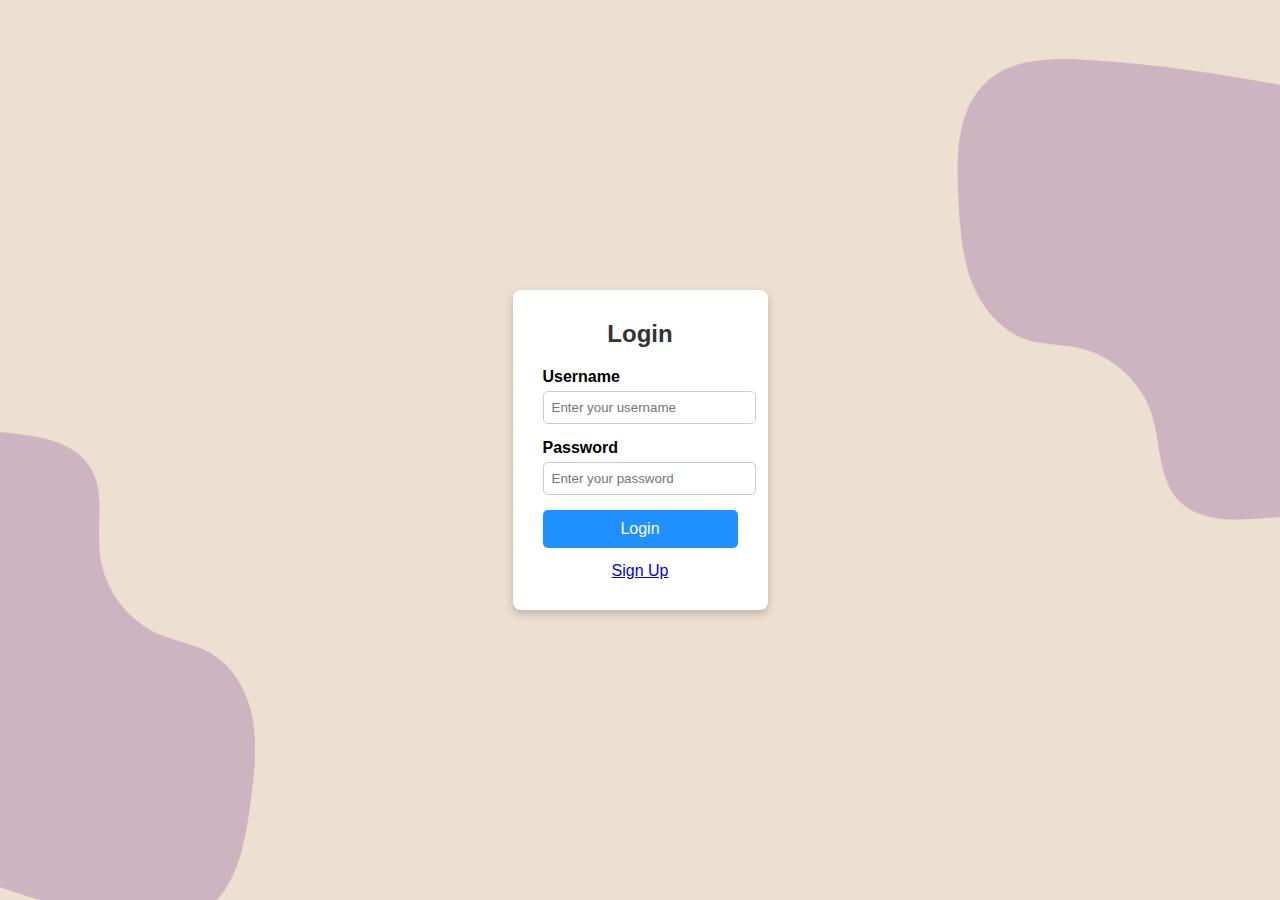
<file: index.html>
<!DOCTYPE html>
<html lang="en">
<head>
  <meta charset="UTF-8">
  <meta name="viewport" content="width=device-width, initial-scale=1.0">
  <title>Grid Games</title>
  <link rel="stylesheet" href="styles.css">
  
</head>
<body >
  <header class="header">
    <h1>Grid Games</h1>
    
    <button onclick="logout()">Logout</button>
   
    <p>Play and have fun with our collection of simple games!</p>
  </header>

  <main class="game-container">
    <div class="game-card" onclick="startGame('tictactoe')">
      <img src="tictactoe.png" alt="Tic Tac Toe">
      <h2>Tic Tac Toe</h2>
    </div>
    <div class="game-card" onclick="startGame('snake')">
      <img src="snake.jpeg" alt="Snake" >
      <h2>Snake</h2>
    </div>
    <div class="game-card" onclick="startGame('whackAMole')">
      <img src="whackamole2.png" alt="Whack-a-Mole">
      <h2>Whack-a-Mole</h2>
    </div>
    <div class="game-card" onclick="startGame('maze')">
      <img src="maze.webp" alt="Maze">
      <h2>Maze</h2>
    </div>
    <div class="game-card" onclick="startGame('crossRoad')">
      <img src="crosstheroad2.avif" alt="Cross the Road">
      <h2>Cross the Road</h2>
    </div>
  </main>
  
  <footer class="footer">
    <p>© 2024 Mini Games | Built for fun and entertainment</p>
  </footer>
  <script>
    const isLoggedIn = sessionStorage.getItem("loggedIn");
    if (!isLoggedIn) {
    window.location.href = "login.html";
    }
// Hide/Show elements based on login status
    if (isLoggedIn) {
      document.getElementById("signupLink").style.display = "none";
      document.getElementById("loginLink").style.display = "none";
    } else {
      document.querySelector("button[onclick='logout()']").style.display = "none";
    }

  </script>
  
  <script src="script.js"></script>
  <script src="tictactoe.js"></script>
  <script src="maze.js"></script>
  <script src="crosstheroad.js"></script>

 
</body>
</html>
</file>
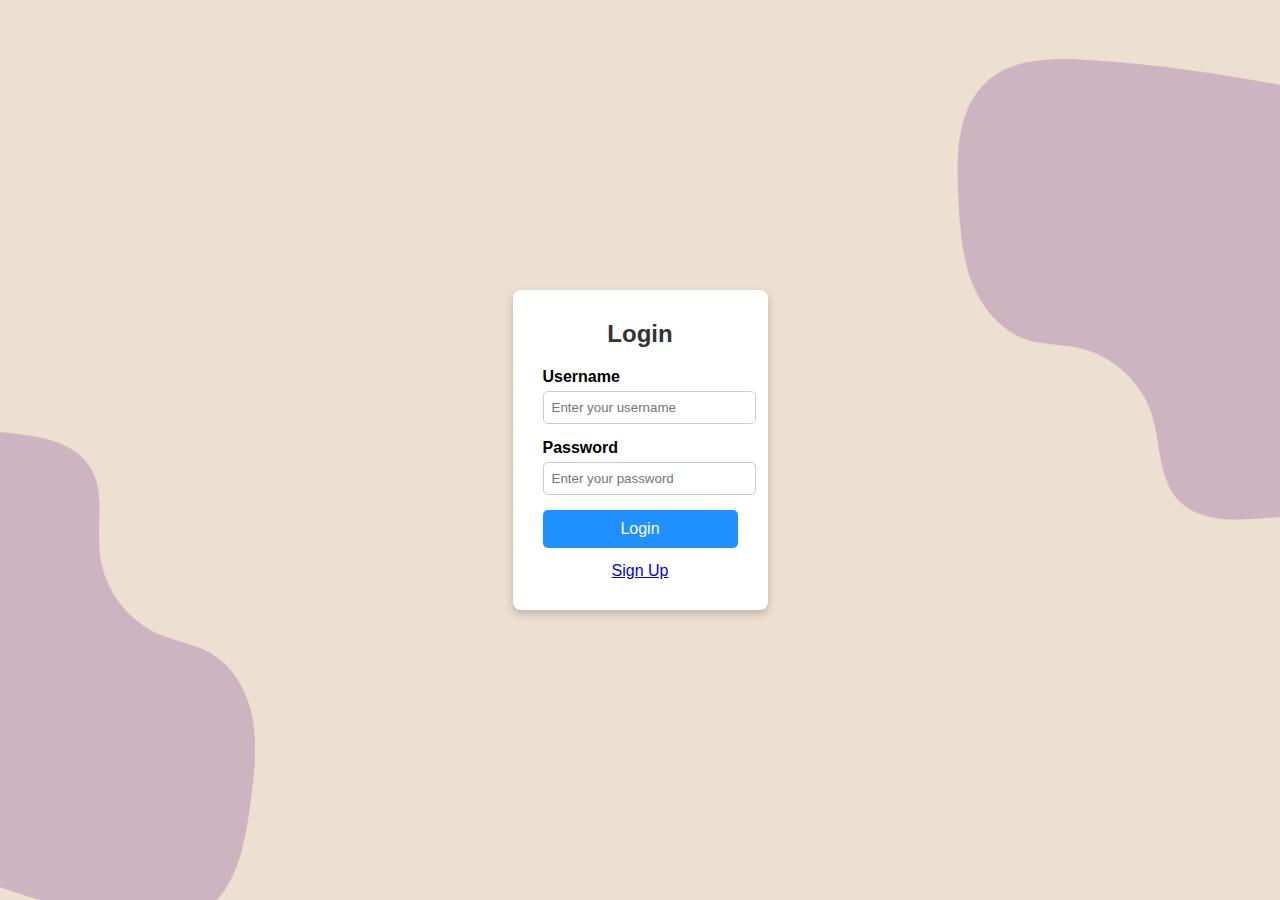
<file: login.html>
<!DOCTYPE html>
<html lang="en">
<head>
  <meta charset="UTF-8">
  <meta name="viewport" content="width=device-width, initial-scale=1.0">
  <title>Login Page</title>
  <link rel="stylesheet" href="login.css">
</head>
<body>
  <div class="login-container">
    <h2>Login</h2>
    <form id="login-form">
      <div class="form-group">
        <label for="username">Username</label>
        <input type="text" id="username" placeholder="Enter your username" required>
      </div>
      <div class="form-group">
        <label for="password">Password</label>
        <input type="password" id="password" placeholder="Enter your password" required>
      </div>
      <button type="submit" id="login-btn">Login</button>
      <p id="error-message" class="error-message"></p>
    </form>
    <a href="signup.html">Sign Up</a>
  </div>
  <script src="login.js"></script>
</body>
</html>
</file>
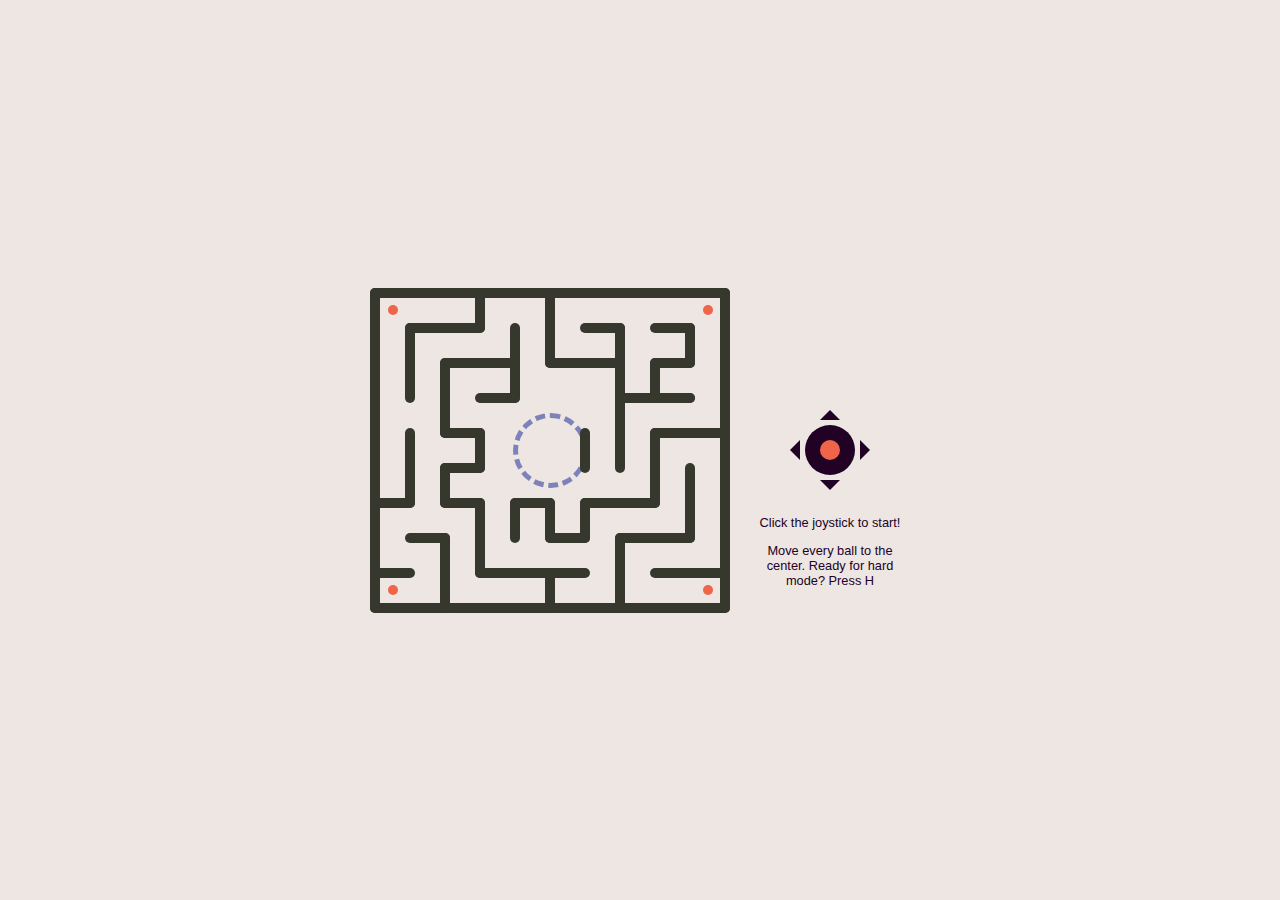
<file: maze.html>
<!DOCTYPE html>
<html lang="en">

<head>
    <meta charset="UTF-8">
    <meta name="viewport" content="width=device-width, initial-scale=1.0">
    <title>Maze Game</title>
    <link rel="stylesheet" href="maze.css">
</head>

<body>
    <div id="center">
        <div id="game">
            <div id="maze">
                <div id="end"></div>
            </div>
            <div id="joystick">
                <div class="joystick-arrow"></div>
                <div class="joystick-arrow"></div>
                <div class="joystick-arrow"></div>
                <div class="joystick-arrow"></div>
                <div id="joystick-head"></div>
            </div>
            <div id="note">
                Click the joystick to start!
                <p>Move every ball to the center. Ready for hard mode? Press H</p>
            </div>
        </div>
    </div>
</body>
<script src="maze.js"></script>

</html>
</file>
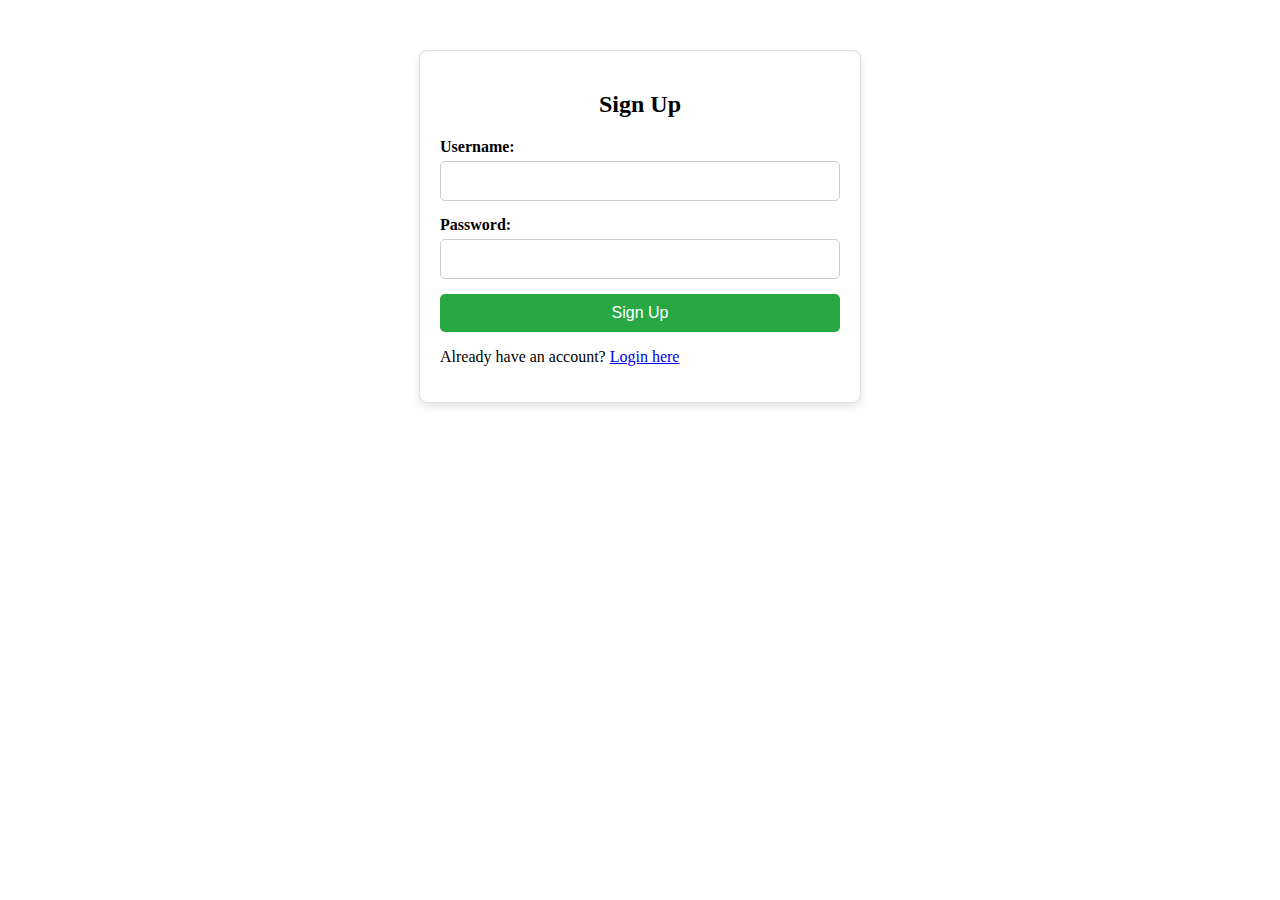
<file: signup.html>
<!DOCTYPE html>
<html lang="en">
<head>
  <meta charset="UTF-8">
  <meta name="viewport" content="width=device-width, initial-scale=1.0">
  <title>Sign Up</title>
  <link rel="stylesheet" href="signup.css">
</head>
<body>
  <div class="signup-container">
    <h2>Sign Up</h2>
    <form id="signup-form">
      <label for="username">Username:</label>
      <input type="text" id="username" name="username" required>
      
      <label for="password">Password:</label>
      <input type="password" id="password" name="password" required>
      
      <button type="submit">Sign Up</button>
    </form>
    <p>Already have an account? <a href="login.html">Login here</a></p>
    <p id="signup-message"></p>
  </div>

  <script>
    document.getElementById('signup-form').addEventListener('submit', async (e) => {
      e.preventDefault();

      const username = document.getElementById('username').value;
      const password = document.getElementById('password').value;

      try {
        const response = await fetch('/signup', {
          method: 'POST',
          headers: { 'Content-Type': 'application/json' },
          body: JSON.stringify({ username, password })
        });

        const message = await response.text();

        if (response.status === 201) {
          document.getElementById('signup-message').style.color = 'green';
          document.getElementById('signup-message').innerText = message;
        } else {
          document.getElementById('signup-message').style.color = 'red';
          document.getElementById('signup-message').innerText = message;
        }
      } catch (error) {
        console.error('Error:', error);
      }
    });
  </script>
</body>
</html>
</file>
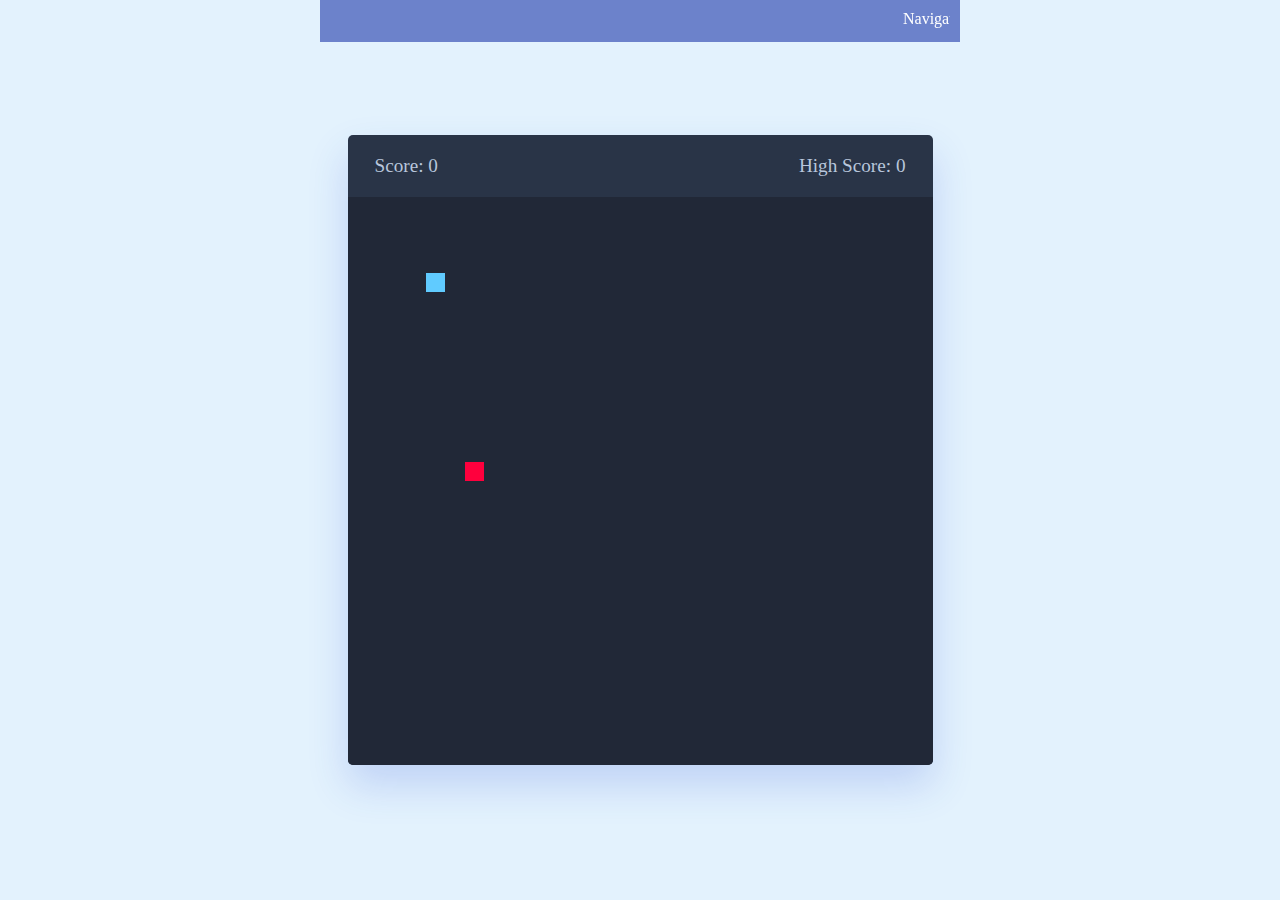
<file: Snake.html>
<!DOCTYPE html>
<!-- Coding By CodingNepal - youtube.com/codingnepal -->
<html lang="en" dir="ltr">
  <head>
    <meta charset="utf-8">
    <title>Snake Game JavaScript | CodingNepal</title>
    <link rel="stylesheet" href="Snake_design .css">
    <meta name="viewport" content="width=device-width, initial-scale=1.0">
    <link rel="stylesheet" href="https://cdnjs.cloudflare.com/ajax/libs/font-awesome/6.3.0/css/all.min.css">
    <script src="Snake_logic .js" defer></script>
  </head>
  <body>
    <div class="info">
        <span>
            <marquee direction="left" position="absolute">Navigation is streamlined—check out the button when you minimize the screen!</marquee>
        </span>
    </div>
    <div class="wrapper"> 
      <div class="game-details">
        <span class="score">Score: 0</span>
        <span class="high-score">High Score: 0</span>
      </div>
      <div class="play-board"></div>
      <div class="controls">
        <i data-key="ArrowLeft" class="fa-solid fa-arrow-left-long"></i>
        <i data-key="ArrowUp" class="fa-solid fa-arrow-up-long"></i>
        <i data-key="ArrowRight" class="fa-solid fa-arrow-right-long"></i>
        <i data-key="ArrowDown" class="fa-solid fa-arrow-down-long"></i>
      </div>
    </div>
  </body>
</html>
</file>
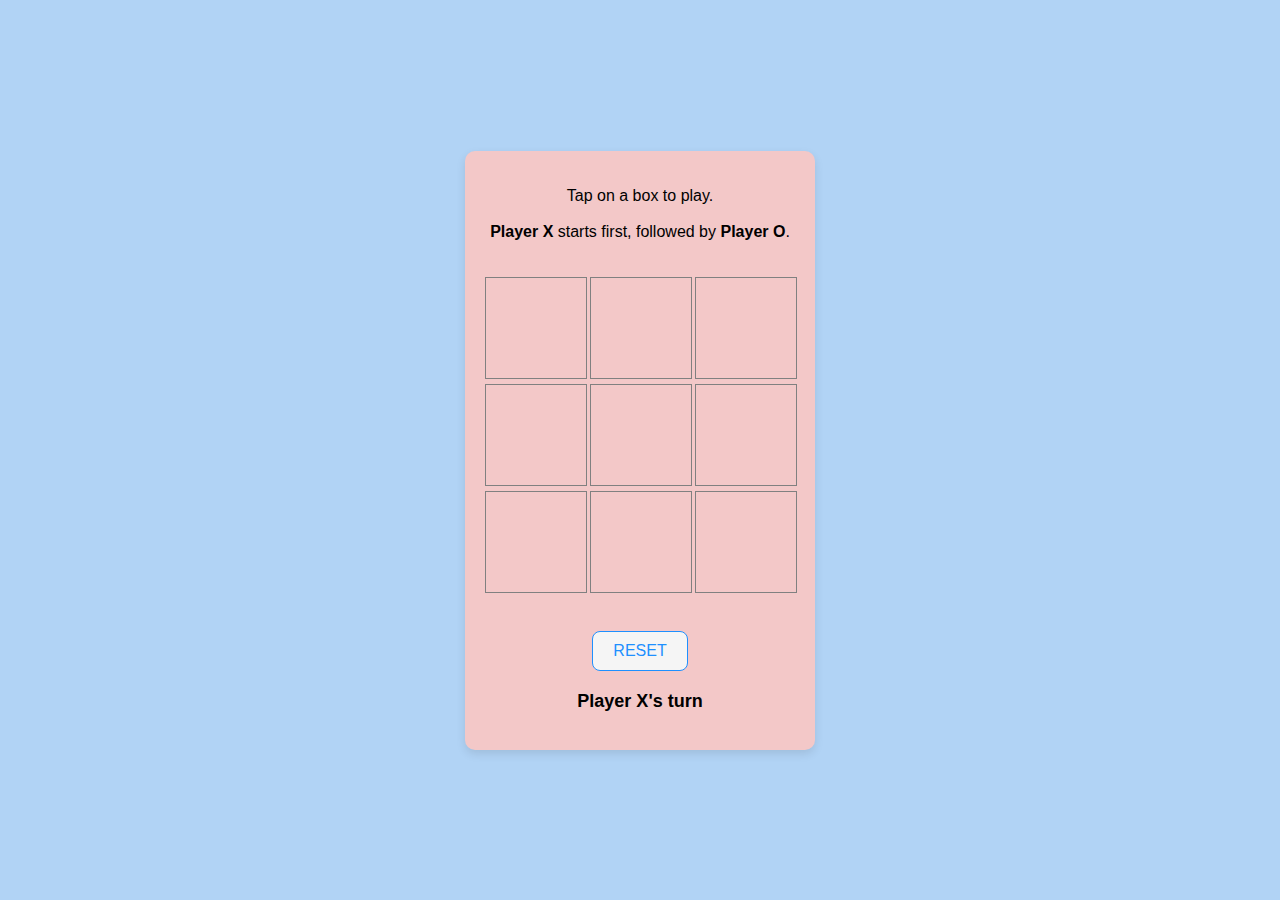
<file: tictactoe.html>
<html>

<head>
    <link rel="stylesheet" type="text/css" href="tictactoe.css">
</head>

<body>
    <div id="main">
        
        <p id="ins">
            Tap on a box to play.<br><br>
            <b>Player X</b> starts first, followed by <b>Player O</b>.
        </p>
        <div id="board" class="board"></div>
        <br>
        <button id="reset" class="reset">RESET</button>
        <p id="message" class="message"></p>
    </div>
    <script src="tictactoe.js"></script>
</body>

</html>
</file>
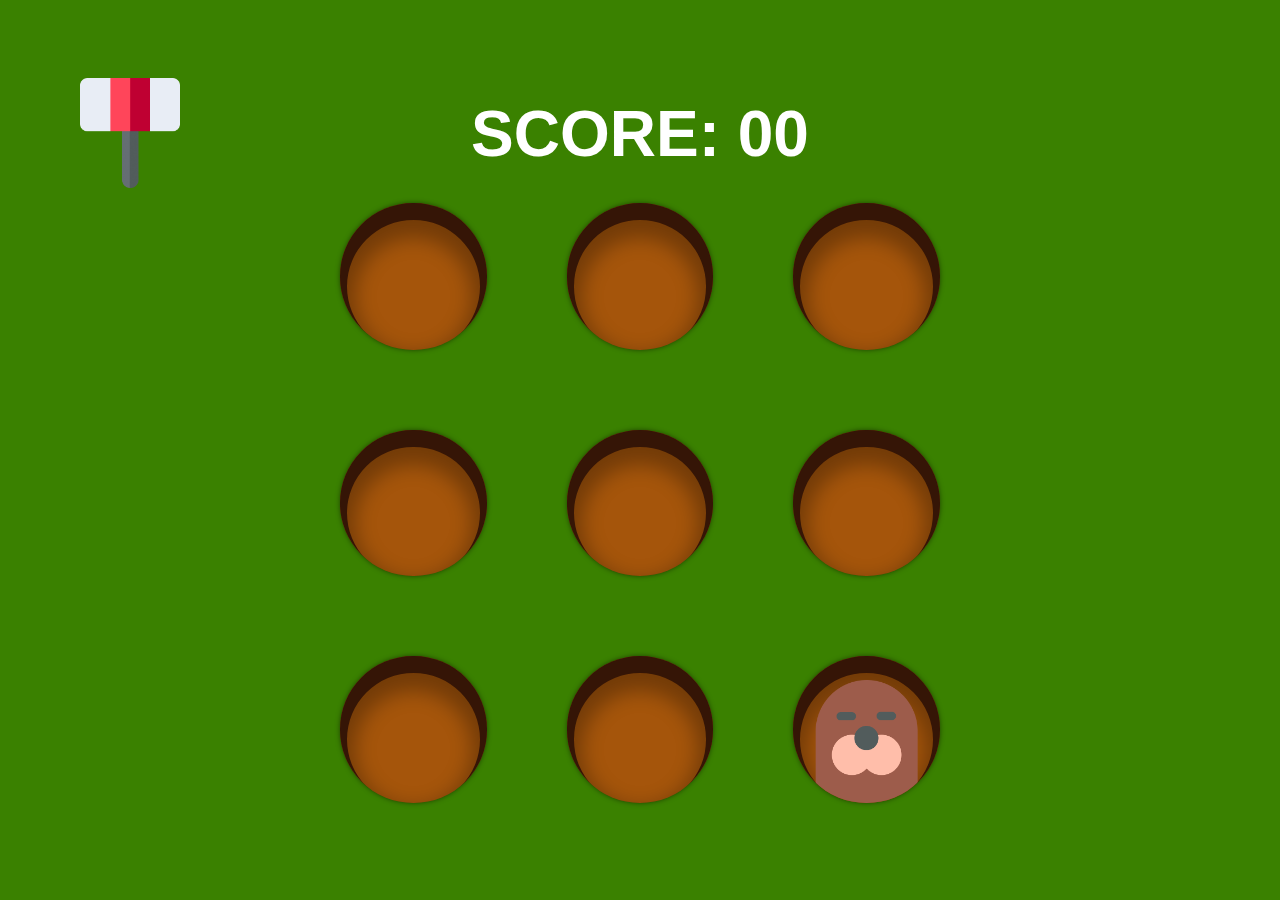
<file: Whack_mole.html>
<!DOCTYPE html>
<html lang="en">
<head>
    <meta charset="UTF-8">
    <meta http-equiv="X-UA-Compatible" content="IE=edge">
    <meta name="viewport" content="width=device-width, initial-scale=1.0">
    <link rel="stylesheet" href="Whack_mole_design .css">
    <title>Document</title>
</head>
<body>
    <h1 class="score">SCORE: <span>00</span></h1>
    <div class="board">
        <div class="hole"></div>
        <div class="hole"></div>
        <div class="hole"></div>
        <div class="hole"></div>
        <div class="hole"></div>
        <div class="hole"></div>
        <div class="hole"></div>
        <div class="hole"></div>
        <div class="hole"></div>
    </div>
    <div class="cursor"></div>

    <script src="Whack_mole_logic .js"></script>
</body>
</html>
</file>
<file: styles.css>
body {
  margin: 0;
  font-family: garamond;
  background-image: url('background7.png');
  background-repeat: no-repeat;
  background-position: center center;
  background-attachment: fixed;
  background-size: cover;
  color: #333;
  display: flex;
  flex-direction: column;
  min-height: 100vh;
}


.header {
  text-align: center;
  padding: 20px;
  background: rgb(206, 179, 192);
  color: white;
}

.header h1 {
  margin: 0;
  font-size: 2.5em;
}

.header p {
  margin: 10px 0 0;
  font-size: 1.2em;
}


.game-container {
  display: flex;
  flex-wrap: wrap;
  justify-content: center;
  padding: 15px;
  gap: 20px;
}

.game-card {
  width: 200px;
  text-align: center;
  background: white;
  box-shadow: 0 4px 8px rgba(0, 0, 0, 0.1);
  border-radius: 10px;
  overflow: hidden;
  cursor: pointer;
  transition: transform 0.2s ease, box-shadow 0.2s ease;
}

.game-card img {
  width: 100%;
  height: 150px;
  object-fit: cover;
}

.game-card h2 {
  margin: 10px 0;
  font-size: 1.2em;
}

.game-card:hover {
  transform: scale(1.05);
  box-shadow: 0 6px 12px rgba(0, 0, 0, 0.2);
}


.footer {
  text-align: center;
  padding: 10px;
  background: #333;
  color: white;
  margin-top: auto;
}
.auth-links {
  display: flex;
  align-items: center;
  gap: 10px;
  margin-top: 10px;
}

.auth-links a {
  text-decoration: none;
  color: #007bff;
  font-weight: bold;
}

.auth-links a:hover {
  text-decoration: underline;
  color: #0056b3;
}
</file>
<file: maze.css>
body {
    /* https://coolors.co/f06449-ede6e3-7d82b8-36382e-613f75  */
    --background-color: #ede6e3;
    --wall-color: #36382e;
    --joystick-color: #210124;
    --joystick-head-color: #f06449;
    --ball-color: #f06449;
    --end-color: #7d82b8;
    --text-color: #210124;

    font-family: "Segoe UI", Tahoma, Geneva, Verdana, sans-serif;
    background-color: var(--background-color);
}

html,
body {
    height: 100%;
    margin: 0;
}

#center {
    display: flex;
    align-items: center;
    justify-content: center;
    height: 100%;
}

#game {
    display: grid;
    grid-template-columns: auto 150px;
    grid-template-rows: 1fr auto 1fr;
    gap: 30px;
    perspective: 600px;
}

#maze {
    position: relative;
    grid-row: 1 / -1;
    grid-column: 1;
    width: 350px;
    height: 315px;
    display: flex;
    justify-content: center;
    align-items: center;
}

#end {
    width: 65px;
    height: 65px;
    border: 5px dashed var(--end-color);
    border-radius: 50%;
}

#joystick {
    position: relative;
    background-color: var(--joystick-color);
    border-radius: 50%;
    width: 50px;
    height: 50px;
    display: flex;
    align-items: center;
    justify-content: center;
    margin: 10px 50px;
    grid-row: 2;
}

#joystick-head {
    position: relative;
    background-color: var(--joystick-head-color);
    border-radius: 50%;
    width: 20px;
    height: 20px;
    cursor: grab;

    animation-name: glow;
    animation-duration: 0.6s;
    animation-iteration-count: infinite;
    animation-direction: alternate;
    animation-timing-function: ease-in-out;
    animation-delay: 4s;
}

@keyframes glow {
    0% {
        transform: scale(1);
    }

    100% {
        transform: scale(1.2);
    }
}

.joystick-arrow:nth-of-type(1) {
    position: absolute;
    bottom: 55px;

    width: 0;
    height: 0;
    border-left: 10px solid transparent;
    border-right: 10px solid transparent;

    border-bottom: 10px solid var(--joystick-color);
}

.joystick-arrow:nth-of-type(2) {
    position: absolute;
    top: 55px;

    width: 0;
    height: 0;
    border-left: 10px solid transparent;
    border-right: 10px solid transparent;

    border-top: 10px solid var(--joystick-color);
}

.joystick-arrow:nth-of-type(3) {
    position: absolute;
    left: 55px;

    width: 0;
    height: 0;
    border-top: 10px solid transparent;
    border-bottom: 10px solid transparent;

    border-left: 10px solid var(--joystick-color);
}

.joystick-arrow:nth-of-type(4) {
    position: absolute;
    right: 55px;

    width: 0;
    height: 0;
    border-top: 10px solid transparent;
    border-bottom: 10px solid transparent;

    border-right: 10px solid var(--joystick-color);
}

#note {
    grid-row: 3;
    grid-column: 2;
    text-align: center;
    font-size: 0.8em;
    color: var(--text-color);
    transition: opacity 2s;
}

a:visited {
    color: inherit;
}

.ball {
    position: absolute;
    margin-top: -5px;
    margin-left: -5px;
    border-radius: 50%;
    background-color: var(--ball-color);
    width: 10px;
    height: 10px;
}

.wall {
    position: absolute;
    background-color: var(--wall-color);
    transform-origin: top center;
    margin-left: -5px;
}

.wall::before,
.wall::after {
    display: block;
    content: "";
    width: 10px;
    height: 10px;
    background-color: inherit;
    border-radius: 50%;
    position: absolute;
}

.wall::before {
    top: -5px;
}

.wall::after {
    bottom: -5px;
}

.black-hole {
    position: absolute;
    margin-top: -9px;
    margin-left: -9px;
    border-radius: 50%;
    background-color: black;
    width: 18px;
    height: 18px;
}
</file>
<file: signup.css>
.signup-container {
    max-width: 400px;
    margin: 50px auto;
    padding: 20px;
    background: #ffffff;
    border: 1px solid #ddd;
    border-radius: 8px;
    box-shadow: 0 4px 8px rgba(0, 0, 0, 0.1);
  }
  
  .signup-container h2 {
    text-align: center;
    margin-bottom: 20px;
  }
  
  .signup-container form {
    display: flex;
    flex-direction: column;
  }
  
  .signup-container label {
    margin-bottom: 5px;
    font-weight: bold;
  }
  
  .signup-container input {
    padding: 10px;
    margin-bottom: 15px;
    border: 1px solid #ccc;
    border-radius: 5px;
    font-size: 1rem;
  }
  
  .signup-container button {
    padding: 10px;
    background-color: #28a745;
    color: #fff;
    border: none;
    border-radius: 5px;
    cursor: pointer;
    font-size: 1rem;
  }
  
  .signup-container button:hover {
    background-color: #218838;
  }
  
  #signup-message {
    text-align: center;
    margin-top: 10px;
    font-weight: bold;
  }
</file>
<file: Snake_design .css>
/* Import Google font */
@import url('https://fonts.googleapis.com/css?family=Sofia');
* {
  margin: 0;
  padding: 0;
  box-sizing: border-box;
  font-family: cursive;
}
body {
  display: flex;
  align-items: center;
  justify-content: center;
  min-height: 100vh;
  background: #E3F2FD;
}
.info{
    background-color: #6c82cb; /* Light background */
    color: white; /* Text color */
    font-family: cursive; /* Different font style */
    padding: 10px;
    overflow: hidden;
    white-space: nowrap;
    position: fixed; /* Sticks it to the top */
    top: 0;
    left: 30;
    width: 50%; /* Ensures it spans the full width */
    z-index: 1000;
    display: block;
}
@media (max-width: 800px) {
    .info {
        display: none;
    }
}
.wrapper {
  width: 65vmin;
  height: 70vmin;
  display: flex;
  overflow: hidden;
  flex-direction: column;
  justify-content: center;
  border-radius: 5px;
  background: #293447;
  box-shadow: 0 20px 40px rgba(52, 87, 220, 0.2);
}
.game-details {
  color: #B8C6DC;
  font-weight: 500;
  font-size: 1.2rem;
  padding: 20px 27px;
  display: flex;
  justify-content: space-between;
}
.play-board {
  height: 100%;
  width: 100%;
  display: grid;
  background: #212837;
  grid-template: repeat(30, 1fr) / repeat(30, 1fr);
}
.play-board .food {
  background: #FF003D;
}
.play-board .head {
  background: #60CBFF;
}
.controls {
  display: none;
  justify-content: space-between;
}
.controls i {
  padding: 25px 0;
  text-align: center;
  font-size: 1.3rem;
  color: #B8C6DC;
  width: calc(100% / 4);
  cursor: pointer;
  border-right: 1px solid #171B26;
}
@media screen and (max-width: 800px) {
  .wrapper {
    width: 90vmin;
    height: 115vmin;
  }
  .game-details {
    font-size: 1rem;
    padding: 15px 27px;
  }
  .controls {
    display: flex;
  }
  .controls i {
    padding: 15px 0;
    font-size: 1rem;
  }
}
</file>
<file: tictactoe.css>
body {
    font-family: Verdana, Geneva, Tahoma, sans-serif;
    margin: 0;
    padding: 0;
    display: flex;
    justify-content: center;
    align-items: center;
    height: 100vh;
    background-color: #b1d3f5;
}

#main {
    text-align: center;
    display: flex;
    flex-direction: column;
    justify-content: center;
    align-items: center;
    padding: 20px;
    box-shadow: 0 4px 10px rgba(0, 0, 0, 0.1);
    border-radius: 10px;
    background-color: #f3c8c8;
    
}

.board {
    display: grid;
    grid-template-columns: repeat(3, 100px);
    grid-gap: 5px;
    margin-top: 20px;
}

.cell {
    width: 100px;
    height: 100px;
    border: 1px solid gray;
    display: flex;
    align-items: center;
    justify-content: center;
    font-size: 24px;
    cursor: pointer;
}

.cell.taken {
    pointer-events: none;
}

.message {
    margin-top: 20px;
    font-size: 18px;
    font-weight: bold;
}

.reset {
    margin-top: 20px;
    padding: 10px 20px;
    font-size: 16px;
    cursor: pointer;
    background-color: whitesmoke;
    border: 1px solid dodgerblue;
    color: dodgerblue;
    border-radius: 8px;
}
</file>
<file: Whack_mole_design .css>
*{
    margin: 0;
    padding: 0;
}
html, body{
    height: 100%;
}
body{
    font-family: Arial, Helvetica, sans-serif;
    background-color: rgb(58, 129, 0);
    color: #fff;
    display: flex;
    flex-direction: column;
    justify-content: center;
    align-items: center;
    overflow: hidden;
}
.score{
    font-size: 4em;
    margin-bottom: .5em;
}
.board{
    height: 600px;
    width: 600px;
    display: grid;
    grid-template-columns: repeat(3, 1fr);
    grid-template-rows: repeat(3, 1fr);
    gap: 80px;
}
.hole{
    background-color: rgb(165, 85, 11);
    border-radius: 50%;
    box-shadow: inset 0 10px 0 7px rgb(53, 21, 6),
                inset 0 20px 20px 15px rgba(0, 0, 0, .3),
                0 0 5px rgba(0, 0, 0, .5);
    position: relative;
    overflow: hidden;
}
.hole .mole{
    width: 70%;
    position: absolute;
    left: 50%;
    transform: translateX(-50%);
    bottom: 0;
    animation: rise .3s ease-out;
}
@keyframes rise {
    0%{
        transform: translateX(-50%) translateY(100%);
    }
    100%{
        transform: translateX(-50%) translateY(0);
    }
}

.cursor{
    height: 110px;
    width: 100px;
    position: absolute;
    top: 100px;
    left: 100px;
    background-image: url('hammer.png');
    background-size: 100% 100%;
    transform: translate(-20%, -20%);
    transition: transform .1s;
    pointer-events: none;
}
.cursor.active{
    transform: translate(-20%, -20%) rotate(-45deg);
}
</file>
<file: login.css>
/* Reset Styles */
body, h2, form {
  margin: 0;
  padding: 0;
  box-sizing: border-box;
}

body {
  display: flex;
  justify-content: center;
  align-items: center;
  height: 100vh;
  font-family: Arial, sans-serif;
  background-image: url('background7.png'); /* Use your existing background */
  background-size: cover;
  background-position: center;
}

.login-container {
  background-color: #fff;
  padding: 30px;
  border-radius: 8px;
  box-shadow: 0 4px 8px rgba(0, 0, 0, 0.2);
  text-align: center;
}

h2 {
  margin-bottom: 20px;
  color: #333;
}

.form-group {
  margin-bottom: 15px;
}

label {
  display: block;
  font-weight: bold;
  margin-bottom: 5px;
  text-align: left;
}

input {
  width: 100%;
  padding: 8px;
  border: 1px solid #ccc;
  border-radius: 5px;
}

button {
  background-color: dodgerblue;
  color: white;
  border: none;
  padding: 10px 20px;
  border-radius: 5px;
  cursor: pointer;
  width: 100%;
  font-size: 16px;
}

button:hover {
  background-color: #0066cc;
}

.error-message {
  color: red;
  font-size: 14px;
  margin-top: 10px;
}
</file>
